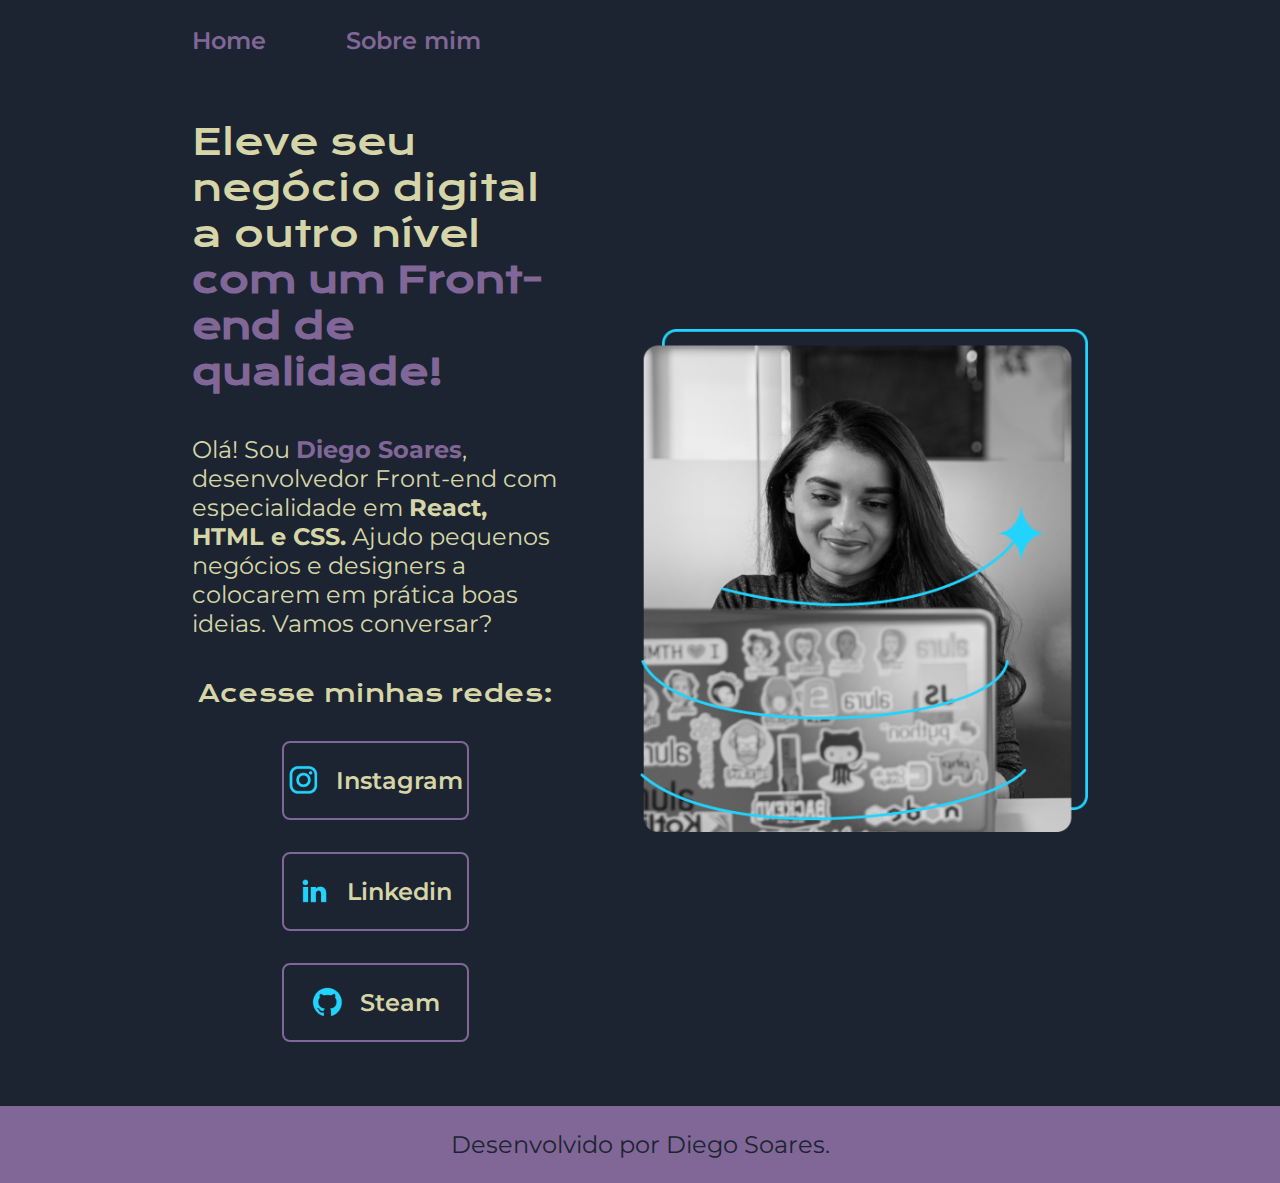
<file: index.html>
<!DOCTYPE html>
<html lang="pt-br">
<head>
    <meta charset="UTF-8">
    <meta http-equiv="X-UA-Compatible" content="IE=edge">
    <meta name="viewport" content="width=device-width, initial-scale=1.0">
    <title>Portifólio</title>
    <link rel="stylesheet" href="./styles/style.css">
</head>

<body>
    <header class="cabecalho">
        <nav class="cabecalho__menu">
            <a class="cabecalho__menu__link" href="index.html">Home</a>
            <a class="cabecalho__menu__link" href="about.html">Sobre mim</a>
        </nav>
    </header>

    <main class="apresentacao">

        <section class="apresentacao__conteudo">
            <h1 class="apresentacao__conteudo__titulo">Eleve seu negócio digital a outro nível <strong
                    class="titulo-destaque">com um Front-end de qualidade!</strong></h1>
            <p class="apresentacao__conteudo__paragrafo">Olá! Sou <strong
                    class="apresentacao__conteudo__paragrafo__nome"> Diego Soares</strong>, desenvolvedor
                Front-end com especialidade em <strong>React, HTML e CSS.</strong> Ajudo pequenos negócios e designers a colocarem em
                prática boas ideias. Vamos conversar?</p>
            <div class="apresentacao__links">
                <h2 class="apresentacao__links__subtitulo">Acesse minhas redes:</h2>
                <a class="apresentacao__links__navegacao" href="https://www.instagram.com/dihenriquesoares/">
                    <img src="./assets/instagram.png"> Instagram</a>
                <a class="apresentacao__links__navegacao" href="https://www.linkedin.com/in/diego-soares-b163a9175/">
                    <img src="./assets/linkedin.png"> Linkedin</a>
                <a class="apresentacao__links__navegacao" href="https://steamcommunity.com/profiles/76561198138008776/">
                    <img src="./assets/github.png"> Steam</a>
            </div>
        </section>

        <img class="apresentacao__imagem" src="./assets/Imagem.png" alt="Imagem de programação">

    </main>

    <footer class="rodape">
        <p>Desenvolvido por Diego Soares.</p>
    </footer>
</body>

</html>
</file>
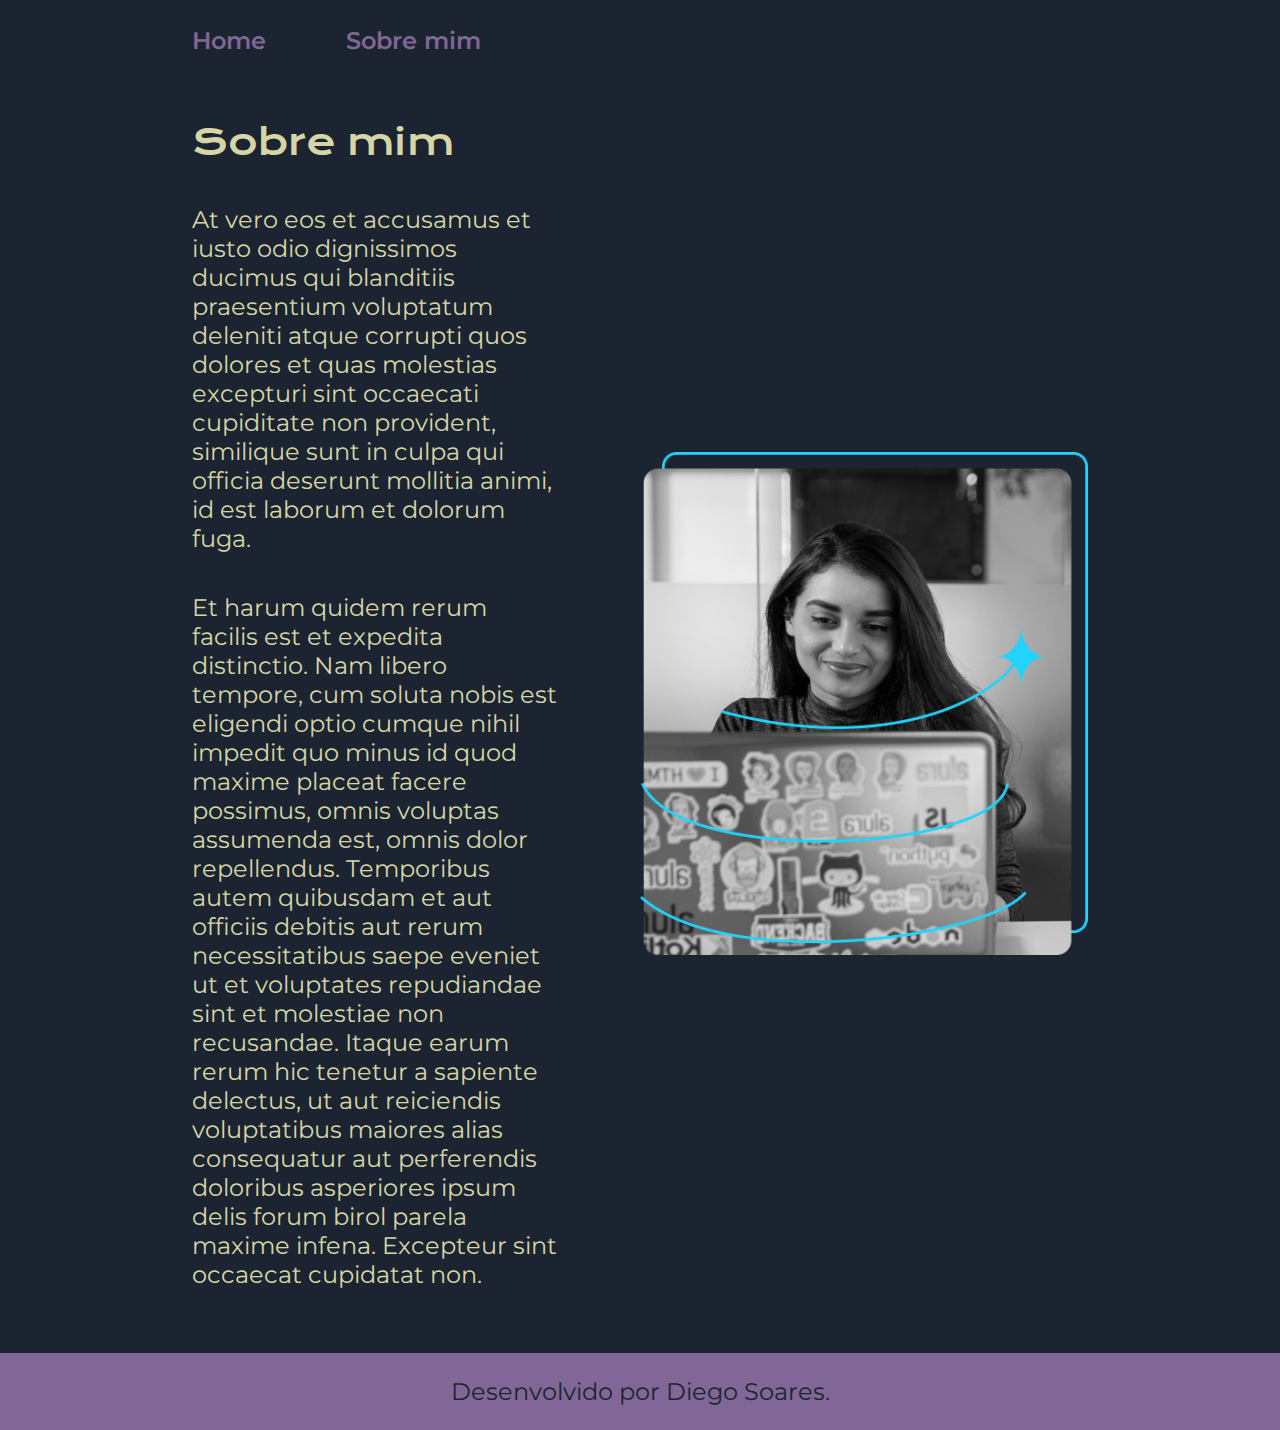
<file: about.html>
<!DOCTYPE html>
<html lang="pt-br">
<head>
    <meta charset="UTF-8">
    <meta http-equiv="X-UA-Compatible" content="IE=edge">
    <meta name="viewport" content="width=device-width, initial-scale=1.0">
    <title>Sobre mim</title>
    <link rel="stylesheet" href="./styles/style.css">

</head>

<body>
    <header class="cabecalho">
        <nav class="cabecalho__menu">
            <a class="cabecalho__menu__link" href="index.html">Home</a>
            <a class="cabecalho__menu__link" href="about.html">Sobre mim</a>
        </nav>
    </header>

<main class="apresentacao">

        <section class="apresentacao__sobre">
            <h1 class="apresentacao__conteudo__titulo">Sobre mim</h1>
            <p class="apresentacao__conteudo__paragrafo">At vero eos et accusamus et iusto odio dignissimos ducimus qui blanditiis praesentium voluptatum deleniti atque corrupti quos dolores et quas molestias excepturi sint occaecati cupiditate non provident, similique sunt in culpa qui officia deserunt mollitia animi, id est laborum et dolorum fuga.</p>
            <p class="apresentacao__conteudo__paragrafo">Et harum quidem rerum facilis est et expedita distinctio. Nam libero tempore, cum soluta nobis est eligendi optio cumque nihil impedit quo minus id quod maxime placeat facere possimus, omnis voluptas assumenda est, omnis dolor repellendus. Temporibus autem quibusdam et aut officiis debitis aut rerum necessitatibus saepe eveniet ut et voluptates repudiandae sint et molestiae non recusandae. Itaque earum rerum hic tenetur a sapiente delectus, ut aut reiciendis voluptatibus maiores alias consequatur aut perferendis doloribus asperiores ipsum delis forum birol parela maxime infena. Excepteur sint occaecat cupidatat non.
            </p>
        </section>

        <img class="apresentacao__imagem" src="./assets/Imagem.png" alt="Imagem de programação">

    </main>

    <footer class="rodape">
        <p>Desenvolvido por Diego Soares.</p>
    </footer>
</body>

</html>
</file>
<file: styles/style.css>
@import url('https://fonts.googleapis.com/css2?family=Krona+One&family=Montserrat:wght@400;600&display=swap');

:root {
    --cor-primaria: #1B2430;
    --cor-secundaria: #D6D5A8;
    --cor-terciaria: #816797;
    --cor-hover: #51557E;

    --fonte-primaria: 'Krona One', sans-serif;
    --fonte-secundaria: 'Montserrat', sans-serif;
}

* {
    margin: 0;
    padding: 0;
}

body {
    box-sizing: border-box;
    background-color: var(--cor-primaria);
    color: var(--cor-secundaria);
}

.cabecalho {
    padding: 2% 0% 0% 15%;
}

.cabecalho__menu {
    display: flex;
    gap: 80px;
}

.cabecalho__menu__link {
    color: var(--cor-terciaria);
    font-family: var(--fonte-secundaria);
    font-weight: 600;
    font-size: 1.5rem;
    text-decoration: none;
}

.apresentacao {
    padding: 5% 15%;
    display: flex;
    align-items: center;
    justify-content: space-between;
    gap: 82px;
}

.apresentacao__conteudo {
    width: 50%;
    display: flex;
    flex-direction: column;
    gap: 40px;
}

.apresentacao__conteudo__titulo {
    font-size: 2.25rem;
    font-family: var(--fonte-primaria);
    font-weight: 400;
}

.titulo-destaque {
    color: var(--cor-terciaria);
}

.apresentacao__conteudo__paragrafo {
    font-size: 1.5rem;
    font-family: var(--fonte-secundaria);
    font-weight: 400;
}
.apresentacao__conteudo__paragrafo__nome {
    color: var(--cor-terciaria);  
}
.apresentacao__conteudo__paragrafo__nome:hover {
    background-color: var(--cor-hover);
}

.apresentacao__links {
    display: flex;
    flex-direction: column;
    justify-content: space-between;
    align-items: center;
    gap: 32px;
}

.apresentacao__links__subtitulo {
    font-size: 1.5rem;
    font-family: var(--fonte-primaria);
    font-weight: 400;
}

.apresentacao__links__navegacao {
    display: flex;
    align-items: center;
    justify-content: center;
    gap: 16px;
    width: 50%;
    text-align: center;
    border-radius: 8px;
    font-size: 1.5rem;
    font-weight: 600;
    font-family: var(--fonte-secundaria);
    padding: 21.5px 0;
    color: var(--cor-secundaria);
    border: 2px solid var(--cor-terciaria);
    text-decoration: none;
}

.apresentacao__links__navegacao:hover {
    background-color: var(--cor-hover);
}

.apresentacao__imagem{
    width: 50%;
}

.rodape {
    font-family: var(--fonte-secundaria);
    font-size: 1.5rem;
    font-weight: 400;
    color: var(--cor-primaria);
    background-color: var(--cor-terciaria);
    padding: 24px;
    text-align: center;
}

.apresentacao__sobre {
    width: 50%;
    display: flex;
    flex-direction: column;
    gap: 40px;
}

@media (max-width: 1200px) {
    .cabecalho {
        padding: 10%;
    }

    .cabecalho__menu {
        justify-content: center;
    }

    .apresentacao {
        flex-direction: column-reverse;
        padding: 5%;
    }

    .apresentacao__conteudo {
        width: auto;
    }
}
</file>
